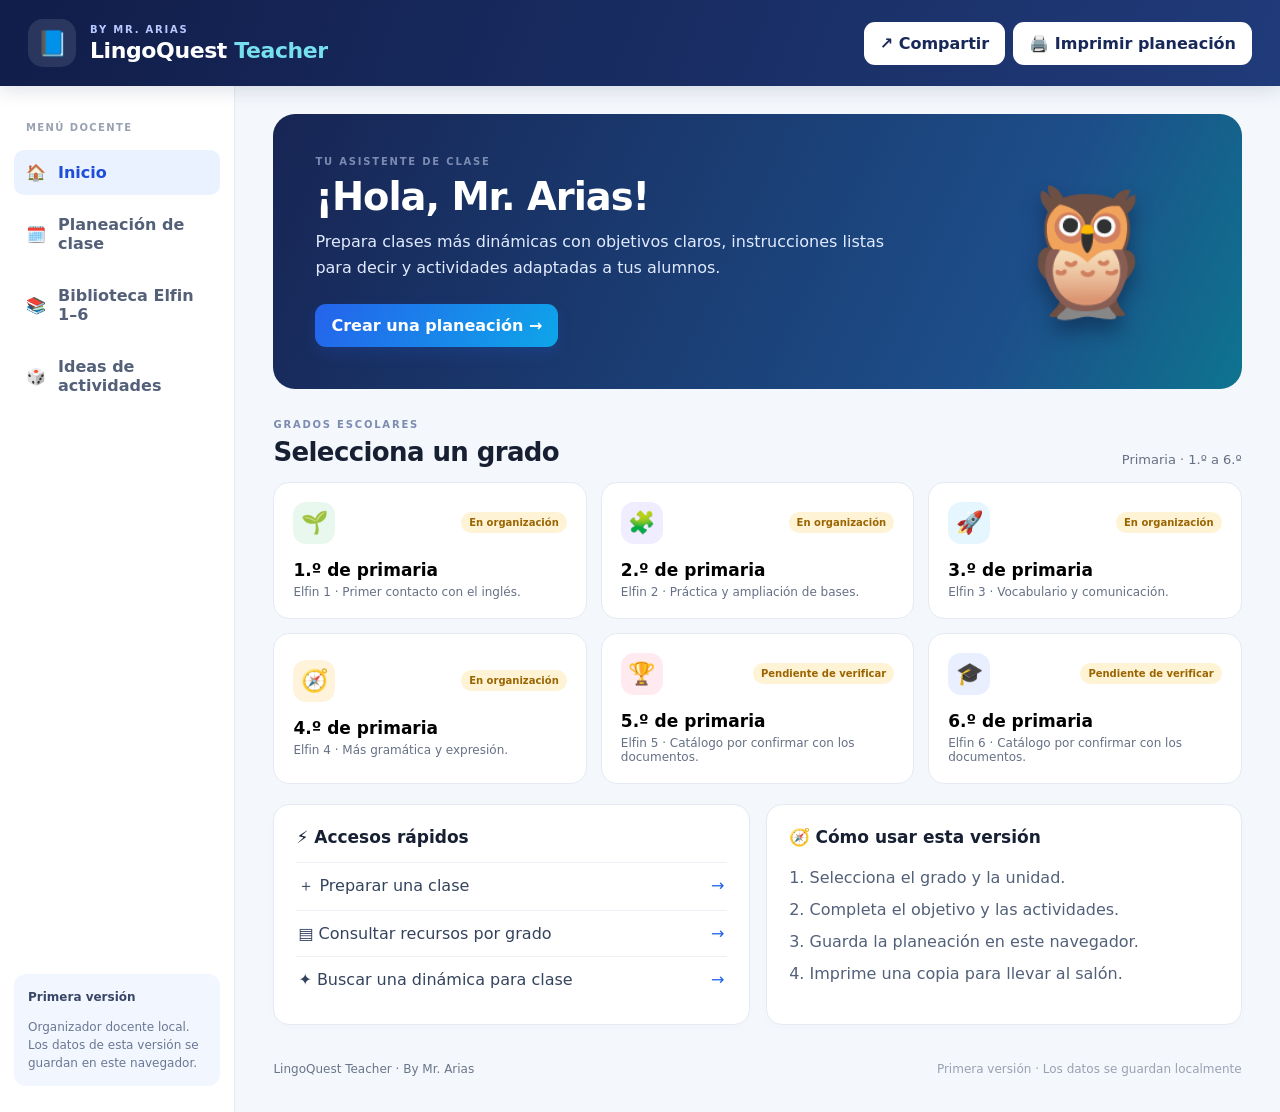
<file: lqt_work/index.html>
<!doctype html>
<html lang="es">
<head>
  <meta charset="utf-8">
  <meta name="viewport" content="width=device-width, initial-scale=1">
  <meta name="theme-color" content="#172554">
  <meta name="description" content="LingoQuest Teacher — herramienta para organizar clases de inglés de primaria.">
  <meta name="mobile-web-app-capable" content="yes">
  <meta name="apple-mobile-web-app-capable" content="yes">
  <meta name="apple-mobile-web-app-status-bar-style" content="default">
  <link rel="manifest" href="manifest.webmanifest">
  <link rel="icon" href="icons/icon-192.png" type="image/png">
  <link rel="apple-touch-icon" href="icons/icon-192.png">
  <title>LingoQuest Teacher — By Mr. Arias</title>
  <link rel="stylesheet" href="styles.css">
</head>
<body>
  <header class="topbar">
    <div class="brand-mark" aria-hidden="true">📘</div>
    <div class="brand-copy">
      <div class="eyebrow">BY MR. ARIAS</div>
      <h1>LingoQuest <span>Teacher</span></h1>
    </div>
    <div class="topbar-actions">
      <button id="shareBtn" class="button button-light" type="button">↗ Compartir</button>
      <button id="installBtn" class="button button-light" type="button" hidden>⬇ Instalar app</button>
      <button id="printBtn" class="button button-light" type="button">🖨️ Imprimir planeación</button>
    </div>
  </header>

  <main class="layout">
    <aside class="sidebar">
      <p class="nav-label">MENÚ DOCENTE</p>
      <button class="nav-item active" data-view="dashboard">🏠 <span>Inicio</span></button>
      <button class="nav-item" data-view="planner">🗓️ <span>Planeación de clase</span></button>
      <button class="nav-item" data-view="library">📚 <span>Biblioteca Elfin 1–6</span></button>
      <button class="nav-item" data-view="activities">🎲 <span>Ideas de actividades</span></button>
      <div class="sidebar-note">
        <strong>Primera versión</strong>
        <p>Organizador docente local. Los datos de esta versión se guardan en este navegador.</p>
      </div>
    </aside>

    <section class="content">
      <section id="dashboardView" class="view">
        <div class="welcome-panel">
          <div>
            <p class="eyebrow">TU ASISTENTE DE CLASE</p>
            <h2>¡Hola, Mr. Arias!</h2>
            <p>Prepara clases más dinámicas con objetivos claros, instrucciones listas para decir y actividades adaptadas a tus alumnos.</p>
            <button class="button button-primary" data-go="planner" type="button">Crear una planeación <span>→</span></button>
          </div>
          <div class="welcome-illustration" aria-hidden="true">🦉</div>
        </div>

        <div class="section-heading">
          <div>
            <p class="eyebrow">GRADOS ESCOLARES</p>
            <h2>Selecciona un grado</h2>
          </div>
          <span class="muted">Primaria · 1.º a 6.º</span>
        </div>
        <div class="grade-grid" id="gradeGrid"></div>

        <div class="two-column">
          <article class="panel">
            <h3>⚡ Accesos rápidos</h3>
            <button class="quick-link" data-go="planner" type="button">＋ Preparar una clase <span>→</span></button>
            <button class="quick-link" data-go="library" type="button">▤ Consultar recursos por grado <span>→</span></button>
            <button class="quick-link" data-go="activities" type="button">✦ Buscar una dinámica para clase <span>→</span></button>
          </article>
          <article class="panel">
            <h3>🧭 Cómo usar esta versión</h3>
            <ol class="steps">
              <li>Selecciona el grado y la unidad.</li>
              <li>Completa el objetivo y las actividades.</li>
              <li>Guarda la planeación en este navegador.</li>
              <li>Imprime una copia para llevar al salón.</li>
            </ol>
          </article>
        </div>
      </section>

      <section id="plannerView" class="view hidden">
        <div class="page-heading">
          <p class="eyebrow">PREPARACIÓN DE CLASE</p>
          <h2>Planeación docente</h2>
          <p>Usa esta ficha como base y ajusta el contenido al libro y la unidad correspondientes.</p>
        </div>
        <form id="plannerForm" class="panel planner-form">
          <div class="form-grid">
            <label>Grado
              <select id="gradeSelect" required>
                <option value="1">1.º de primaria — Elfin 1</option>
                <option value="2">2.º de primaria — Elfin 2</option>
                <option value="3">3.º de primaria — Elfin 3</option>
                <option value="4">4.º de primaria — Elfin 4</option>
                <option value="5">5.º de primaria — Elfin 5</option>
                <option value="6">6.º de primaria — Elfin 6</option>
              </select>
            </label>
            <label>Unidad / lección
              <input id="unitInput" placeholder="Ej. Unit 1 — My Toys" required>
            </label>
            <label>Fecha
              <input id="dateInput" type="date">
            </label>
            <label>Duración
              <select id="durationSelect">
                <option>30 minutos</option><option>40 minutos</option><option selected>50 minutos</option><option>60 minutos</option>
              </select>
            </label>
            <label class="full">Tema
              <input id="topicInput" placeholder="Ej. Greetings, colors, animals…" required>
            </label>
            <label class="full">Objetivo de aprendizaje
              <textarea id="objectiveInput" rows="2" placeholder="Al finalizar, los alumnos podrán…" required></textarea>
            </label>
            <label class="full">Vocabulario / lenguaje clave
              <textarea id="vocabInput" rows="2" placeholder="Palabras, expresiones o estructuras del libro"></textarea>
            </label>
          </div>
          <div class="section-heading compact"><h3>Secuencia didáctica</h3><span class="muted">Edita cada etapa</span></div>
          <div class="sequence-grid">
            <label><span class="step-time">5 min</span> Warm-up / bienvenida
              <textarea id="warmupInput" rows="3">Saluda en inglés. Usa una canción corta o una rutina oral para activar conocimientos previos.</textarea>
            </label>
            <label><span class="step-time">10 min</span> Presentación
              <textarea id="presentInput" rows="3">Presenta de 4 a 8 palabras o una estructura breve con gestos, imágenes y repetición.</textarea>
            </label>
            <label><span class="step-time">15 min</span> Juego principal
              <textarea id="gameInput" rows="3">Organiza una actividad oral o de movimiento en la que todos tengan turnos para participar.</textarea>
            </label>
            <label><span class="step-time">10 min</span> Práctica / worksheet
              <textarea id="practiceInput" rows="3">Usa la hoja de trabajo del libro o una actividad imprimible relacionada con el objetivo.</textarea>
            </label>
            <label><span class="step-time">5 min</span> Exit ticket
              <textarea id="exitInput" rows="3">Pide a cada alumno señalar, decir o reconocer una palabra o expresión de la clase.</textarea>
            </label>
            <label><span class="step-time">5 min</span> Cierre
              <textarea id="closingInput" rows="3">Repasa el objetivo, reconoce el esfuerzo y despide al grupo en inglés.</textarea>
            </label>
          </div>
          <div class="form-grid lower-fields">
            <label>Materiales
              <textarea id="materialsInput" rows="2">Celular, bocina, flashcards y lápices.</textarea>
            </label>
            <label>Evaluación / evidencia
              <textarea id="assessmentInput" rows="2">Registrar: logrado, en proceso o necesita apoyo.</textarea>
            </label>
            <label class="full">Notas para el maestro
              <textarea id="notesInput" rows="2" placeholder="Adaptaciones, páginas del libro, pista de audio, tarea…"></textarea>
            </label>
          </div>
          <div class="form-actions">
            <button class="button button-primary" type="submit">Guardar planeación</button>
            <button class="button button-outline" id="clearBtn" type="button">Limpiar ficha</button>
          </div>
          <p id="saveMessage" class="save-message" role="status" aria-live="polite"></p>
        </form>

        <article class="panel saved-panel">
          <div class="section-heading compact"><h3>Planeaciones guardadas</h3><span id="savedCount" class="muted">0</span></div>
          <div id="savedPlans" class="saved-plans"><p class="muted">Todavía no hay planeaciones guardadas.</p></div>
        </article>
      </section>

      <section id="libraryView" class="view hidden">
        <div class="page-heading">
          <p class="eyebrow">CATÁLOGO DOCENTE</p>
          <h2>Biblioteca Elfin 1–6</h2>
          <p>Los grados y los recursos están separados. Los títulos de unidades deben confirmarse contra los documentos originales antes de completar el catálogo.</p>
        </div>
        <div class="filter-row">
          <label>Filtrar por grado
            <select id="libraryGradeFilter">
              <option value="all">Todos los grados</option>
              <option value="1">1.º — Elfin 1</option><option value="2">2.º — Elfin 2</option><option value="3">3.º — Elfin 3</option>
              <option value="4">4.º — Elfin 4</option><option value="5">5.º — Elfin 5</option><option value="6">6.º — Elfin 6</option>
            </select>
          </label>
          <label>Buscar tema o recurso
            <input id="librarySearch" placeholder="Ej. audio, worksheet, Unit 1">
          </label>
        </div>
        <div id="libraryGrid" class="library-grid"></div>
        <div class="notice">Importante: esta biblioteca es una estructura inicial. No contiene copias de los libros ni importa automáticamente los archivos adjuntos. Añadiremos cada recurso cuando esté identificado y verificado.</div>
      </section>

      <section id="activitiesView" class="view hidden">
        <div class="page-heading">
          <p class="eyebrow">PARTICIPACIÓN ACTIVA</p>
          <h2>Banco de actividades</h2>
          <p>Dinámicas sencillas para usar con celular, bocina y flashcards. Elige una actividad y adapta el vocabulario a la lección del día.</p>
        </div>
        <div class="filter-row">
          <label>Duración
            <select id="activityDuration"><option value="all">Cualquier duración</option><option value="5">5 minutos</option><option value="10">10 minutos</option><option value="15">15 minutos</option></select>
          </label>
          <label>Material
            <select id="activityMaterial"><option value="all">Cualquier material</option><option value="audio">Celular / bocina</option><option value="cards">Flashcards</option><option value="none">Sin materiales</option></select>
          </label>
        </div>
        <div id="activityGrid" class="activity-grid"></div>
      </section>
      <footer> LingoQuest Teacher · By Mr. Arias <span>Primera versión · Los datos se guardan localmente</span></footer>
    </section>
  </main>
  <script src="app.js"></script>
</body>
</html>
</file>
<file: lqt_work/styles.css>
:root{--navy:#172554;--blue:#2563eb;--cyan:#06b6d4;--ink:#172033;--muted:#667085;--line:#e5eaf2;--bg:#f4f7fb;--card:#fff;--mint:#e7faf4;--lav:#efedff;--gold:#fff4d8}
*{box-sizing:border-box}body{margin:0;font-family:Inter,ui-sans-serif,system-ui,-apple-system,BlinkMacSystemFont,"Segoe UI",sans-serif;background:var(--bg);color:var(--ink)}button,input,select,textarea{font:inherit}.topbar{height:86px;background:linear-gradient(110deg,#111d49,#203b7a);color:white;display:flex;align-items:center;gap:14px;padding:0 28px;position:sticky;top:0;z-index:5;box-shadow:0 4px 18px #17255424}.brand-mark{width:48px;height:48px;border-radius:15px;background:#ffffff1b;display:grid;place-items:center;font-size:25px}.brand-copy h1{margin:0;font-size:22px;letter-spacing:-.4px}.brand-copy h1 span{color:#77e0ef}.eyebrow{font-size:10px;letter-spacing:1.8px;font-weight:800;color:#7b8bb1;margin:0 0 7px}.topbar .eyebrow{color:#b7c9ff;margin-bottom:3px}.button{border:0;border-radius:11px;padding:12px 16px;font-weight:750;cursor:pointer;transition:transform .15s,box-shadow .15s}.button:hover{transform:translateY(-1px)}.topbar-actions{margin-left:auto;display:flex;align-items:center;gap:8px;flex-wrap:wrap}.button-light{background:#fff;color:#182858}.button-primary{background:linear-gradient(120deg,#2563eb,#0ea5e9);color:white;box-shadow:0 7px 15px #2563eb2a}.button-outline{border:1px solid #cbd5e1;background:white;color:#26334e}.layout{display:grid;grid-template-columns:235px minmax(0,1fr);min-height:calc(100vh - 86px)}.sidebar{background:white;border-right:1px solid var(--line);padding:26px 14px;display:flex;flex-direction:column;gap:7px}.nav-label{font-size:10px;letter-spacing:1.4px;color:#98a2b3;font-weight:800;padding:0 12px}.nav-item{display:flex;gap:12px;align-items:center;padding:13px 12px;border:0;background:transparent;border-radius:10px;text-align:left;color:#536078;cursor:pointer;font-weight:650}.nav-item.active{background:#eaf2ff;color:#1d4ed8}.sidebar-note{margin-top:auto;background:#f2f6ff;padding:14px;border-radius:12px;color:#394766;font-size:12px;line-height:1.5}.sidebar-note p{margin-bottom:0;color:#6a7892}.content{padding:28px clamp(18px,3vw,42px);max-width:1500px;width:100%;margin:0 auto}.view{animation:appear .2s ease}@keyframes appear{from{opacity:.5;transform:translateY(4px)}to{opacity:1;transform:none}}.hidden{display:none!important}.welcome-panel{border-radius:22px;background:linear-gradient(115deg,#172554,#1d4e89 75%,#0e7490);padding:clamp(22px,4vw,42px);color:white;display:flex;justify-content:space-between;align-items:center;overflow:hidden;min-height:230px}.welcome-panel h2{font-size:clamp(27px,3vw,39px);letter-spacing:-1px;margin:0 0 10px}.welcome-panel p:not(.eyebrow){max-width:600px;line-height:1.65;color:#e1ebff;margin:0 0 22px}.welcome-illustration{font-size:clamp(70px,10vw,125px);filter:drop-shadow(0 12px 10px #08133270);padding:10px 35px}.section-heading{display:flex;align-items:end;justify-content:space-between;gap:14px;margin:30px 0 15px}.section-heading h2,.page-heading h2{margin:0;font-size:26px;letter-spacing:-.6px}.muted{color:var(--muted);font-size:13px}.grade-grid{display:grid;grid-template-columns:repeat(3,minmax(0,1fr));gap:14px}.grade-card{border:1px solid var(--line);border-radius:16px;padding:19px;background:white;text-align:left;cursor:pointer;transition:.18s;min-height:130px}.grade-card:hover{transform:translateY(-3px);box-shadow:0 12px 25px #20385e10;border-color:#b8c9f9}.grade-top{display:flex;justify-content:space-between;align-items:center;margin-bottom:16px}.grade-icon{width:42px;height:42px;border-radius:13px;display:grid;place-items:center;font-size:22px}.grade-card h3{margin:0 0 5px;font-size:17px}.grade-card p{margin:0;color:var(--muted);font-size:12px}.status-dot{font-size:10px;font-weight:800;background:#fff3d6;color:#9a6500;padding:5px 8px;border-radius:20px}.two-column{display:grid;grid-template-columns:1fr 1fr;gap:16px;margin-top:20px}.panel{background:white;border:1px solid var(--line);border-radius:16px;padding:22px;margin-bottom:17px;box-shadow:0 3px 10px #152b4b04}.panel h3{margin:0 0 15px;font-size:17px}.quick-link{display:flex;justify-content:space-between;width:100%;padding:13px 2px;border:0;border-top:1px solid #edf0f5;background:white;text-align:left;color:#34435d;cursor:pointer}.quick-link span{color:#2563eb}.steps{padding-left:21px;margin:0;color:#526079;line-height:2}.page-heading{margin:2px 0 22px}.page-heading p:last-child{color:var(--muted);line-height:1.6;max-width:800px}.planner-form{padding:clamp(16px,3vw,28px)}.form-grid{display:grid;grid-template-columns:1fr 1fr;gap:16px}.form-grid label,.sequence-grid label,.filter-row label{display:flex;flex-direction:column;gap:7px;font-weight:700;font-size:13px;color:#39465e}.full{grid-column:1/-1}input,select,textarea{width:100%;border:1px solid #d9e1ec;border-radius:9px;padding:11px 12px;background:#fff;color:#172033;outline:none;min-width:0}textarea{resize:vertical;line-height:1.5}input:focus,select:focus,textarea:focus{border-color:#60a5fa;box-shadow:0 0 0 3px #dbeafe}.compact{margin:26px 0 13px;align-items:center}.compact h3{margin:0}.sequence-grid{display:grid;grid-template-columns:1fr 1fr;gap:13px}.sequence-grid label{border:1px solid #e6ebf3;background:#fbfcff;padding:13px;border-radius:12px}.step-time{font-size:10px;color:#2563eb;letter-spacing:1px;text-transform:uppercase}.lower-fields{margin-top:20px}.form-actions{display:flex;gap:10px;margin-top:20px}.save-message{font-size:13px;color:#087f5b;font-weight:700}.saved-plans{display:grid;gap:10px}.saved-plan{border:1px solid var(--line);border-radius:12px;padding:14px;display:flex;justify-content:space-between;gap:12px;align-items:center}.saved-plan h4{margin:0 0 5px}.saved-plan p{margin:0;color:var(--muted);font-size:12px}.saved-actions{display:flex;gap:7px;flex-wrap:wrap}.small-button{border:1px solid #dce3ef;border-radius:8px;background:white;padding:7px 10px;cursor:pointer;font-size:12px;font-weight:700}.filter-row{display:grid;grid-template-columns:1fr 2fr;gap:14px;margin-bottom:18px}.library-grid,.activity-grid{display:grid;grid-template-columns:repeat(2,minmax(0,1fr));gap:14px}.resource-card,.activity-card{background:white;border:1px solid var(--line);border-radius:15px;padding:18px}.resource-head{display:flex;gap:12px;align-items:center}.resource-icon{width:43px;height:43px;border-radius:12px;background:#eaf2ff;display:grid;place-items:center;font-size:21px;flex-shrink:0}.resource-card h3,.activity-card h3{margin:0 0 5px;font-size:16px}.resource-card p,.activity-card p{font-size:13px;color:var(--muted);line-height:1.6}.tag-row{display:flex;gap:6px;flex-wrap:wrap;margin-top:12px}.tag{background:#f0f4fa;border-radius:20px;padding:5px 8px;font-size:10px;font-weight:750;color:#526079}.notice{padding:14px 16px;background:#fff6df;border:1px solid #f6e2a7;border-radius:12px;color:#795b17;font-size:12px;line-height:1.6;margin-top:18px}.activity-card .activity-meta{font-size:11px;color:#2563eb;font-weight:800;text-transform:uppercase;letter-spacing:.6px}.activity-card button{margin-top:8px}.activity-detail{background:#f6f9ff;border-radius:10px;padding:12px;margin-top:12px;font-size:13px;line-height:1.6}footer{padding:20px 0 8px;color:#69758a;font-size:12px;display:flex;justify-content:space-between;gap:10px}footer span{color:#98a2b3}
@media(max-width:950px){.layout{grid-template-columns:1fr}.sidebar{position:sticky;top:86px;z-index:4;flex-direction:row;overflow-x:auto;padding:8px 12px;border-right:0;border-bottom:1px solid var(--line)}.nav-label,.sidebar-note{display:none}.nav-item{white-space:nowrap;padding:10px 12px}.content{padding:20px}.grade-grid{grid-template-columns:repeat(2,minmax(0,1fr))}}
@media(max-width:600px){.topbar{height:auto;min-height:75px;padding:12px 14px}.brand-mark{width:40px;height:40px}.brand-copy h1{font-size:17px}.topbar .button{font-size:10px;padding:9px 10px}.topbar-actions{gap:5px;justify-content:flex-end}.brand-copy h1{font-size:15px}.layout{min-height:calc(100vh - 75px)}.sidebar{top:75px}.nav-item{font-size:12px;gap:6px}.nav-item span{display:inline}.content{padding:15px}.welcome-panel{min-height:190px;padding:21px}.welcome-illustration{font-size:60px;padding:0 0 0 8px}.welcome-panel h2{font-size:26px}.welcome-panel p:not(.eyebrow){font-size:13px}.grade-grid,.two-column,.form-grid,.sequence-grid,.library-grid,.activity-grid,.filter-row{grid-template-columns:1fr}.section-heading h2,.page-heading h2{font-size:22px}.form-actions{flex-direction:column}.saved-plan{align-items:flex-start;flex-direction:column}footer{flex-direction:column}}
@media print{body{background:white}.topbar,.sidebar,.welcome-panel,.grade-grid,.two-column,.page-heading,.form-actions,.saved-panel,footer,.section-heading.compact .muted{display:none!important}.layout{display:block}.content{padding:0;max-width:none}.view.hidden{display:none!important}#plannerView{display:block!important}.planner-form,.panel{box-shadow:none;border:0;padding:0}.planner-form input,.planner-form select,.planner-form textarea{border:0;padding:3px 0;background:white;resize:none;overflow:visible}.sequence-grid label{break-inside:avoid;border:1px solid #ddd}.form-grid,.sequence-grid{gap:8px}.section-heading.compact{margin:12px 0 6px}}
</file>
